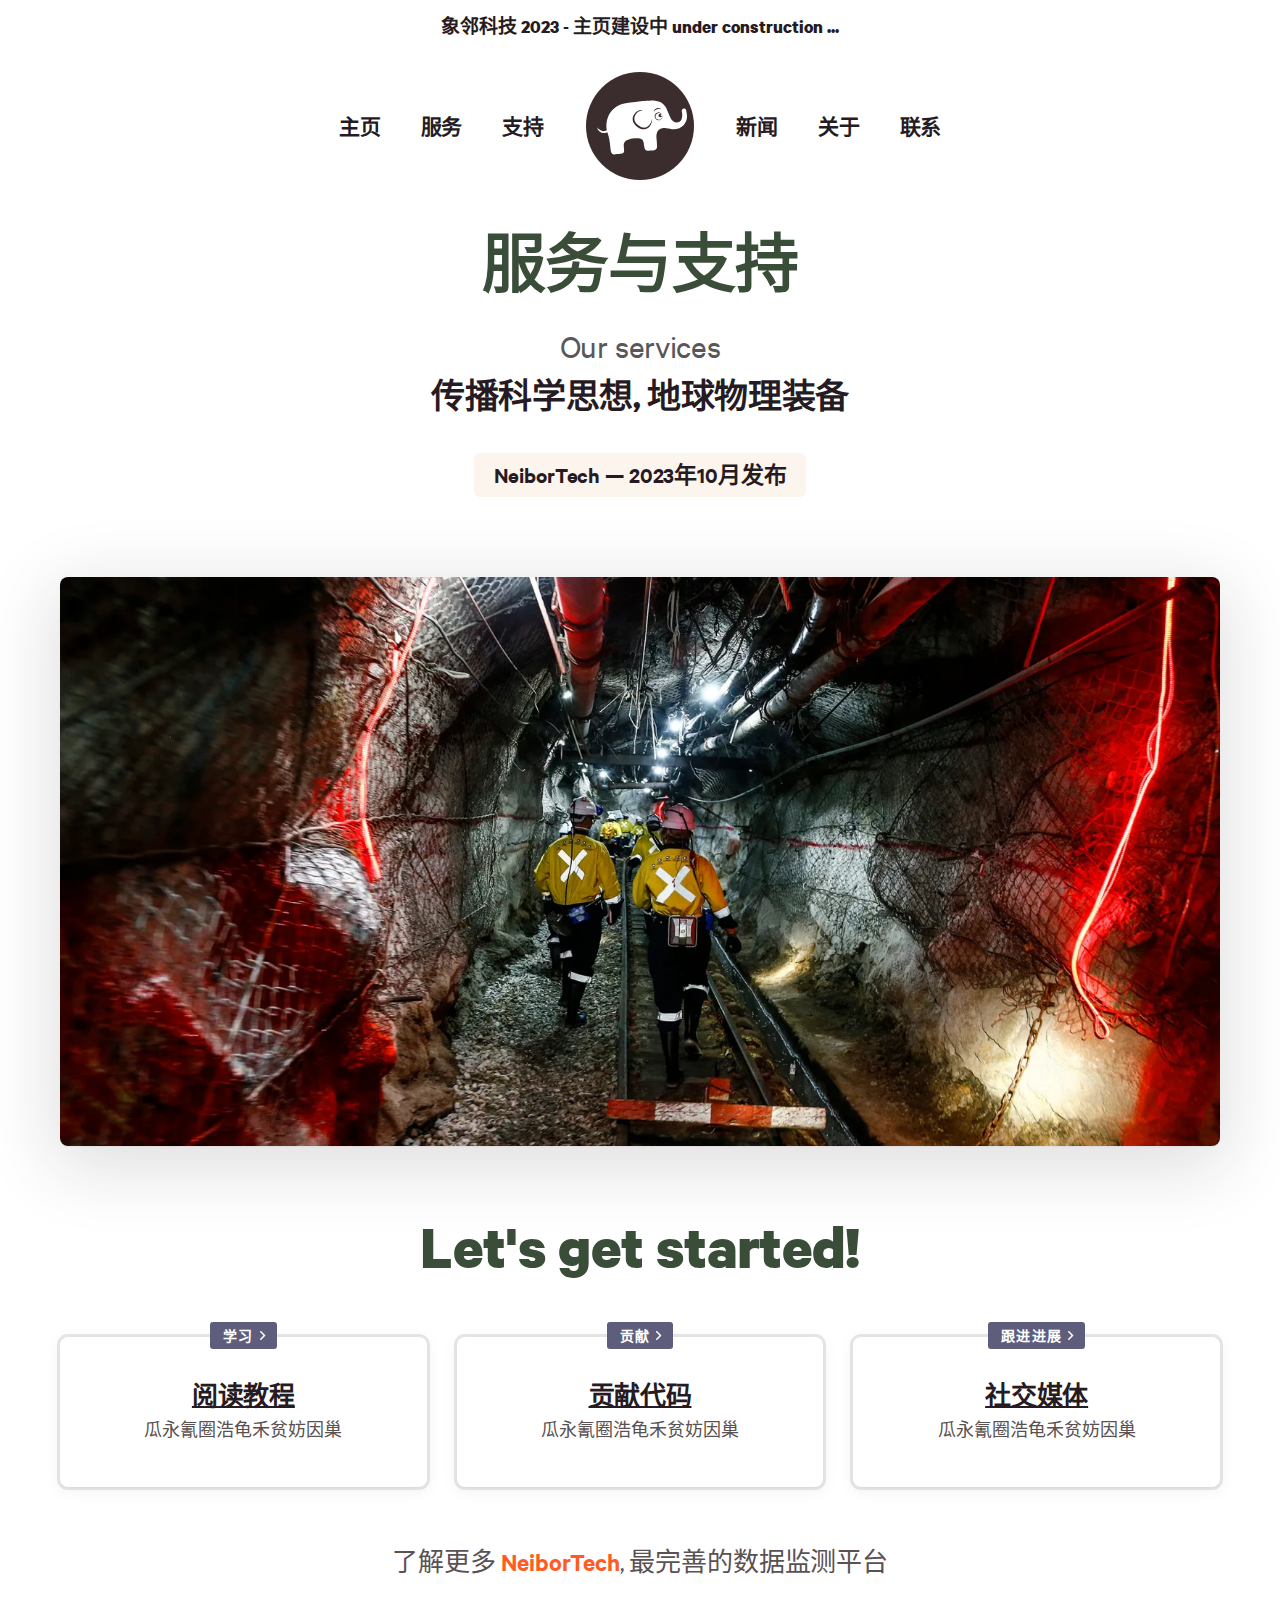
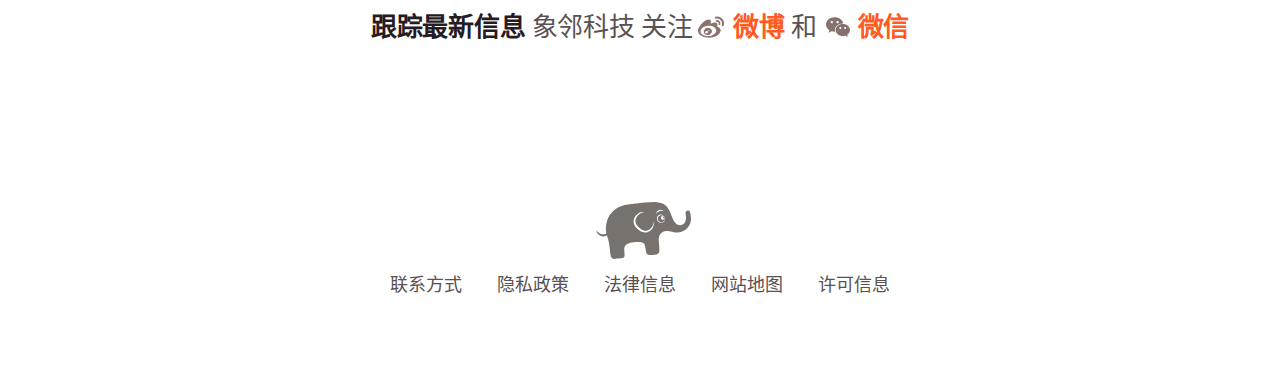
<file: services/hardware_software.html>
<!doctype html>


<html xmlns="http://www.w3.org/1999/xhtml" lang="zh-CN" class="no-js">


<head>
  <title>Neibortech &mdash; we are a group of university students, we do sicnece communication and geophysical instrumentation in China</title>
  <meta charset="utf-8" />
  <meta content="ie=edge" http-equiv="x-ua-compatible" />
  <meta name="handheldfriendly" content="true" />
  <meta name="viewport" content="width=device-width, initial-scale=1">
  <meta name="description" content="we are a group of university students, we do sicnece communication and geophysical instrumentation in China" />

  <meta property="og:site_name" content="Neibortech" />
  <meta property="og:title" content="Neibortech" />
  <meta property="og:description" content="we are a group of university students, we do sicnece communication and geophysical instrumentation in China" />
  <meta property="og:image" content="" />
  <meta property="og:url" content="https://neibortech.org/" />
  <meta property="og:type" content="website" />

  <meta name="twitter:title" content="Neibortech" />
  <meta name="twitter:description" content="we are a group of university students, we do sicnece communication and geophysical instrumentation in China" />
  <meta name="twitter:image" content="" />
  <meta name="twitter:card" content="summary_large_image" />
  <meta name="twitter:creator" content="" />
  <meta name="twitter:image:alt" content="Neibortech" />

  <script type="application/ld+json">
    {
      "@context": "https://schema.org",
      "@type": "WebPage",
      "mainEntityOfPage": {
        "@type": "WebPage",
        "@id": "https://neibortech.org/"
      },
      "name": "Neibortech",
      "headline": "Neibortech",
      "description": "we are a group of university students, we do sicnece communication and geophysical instrumentation in China",
      "url": "https://neibortech.org/",
      "image": ""
    }
  </script>
  
  <link rel="icon" href="/assets/images/favicon.ico" />
  <link rel="apple-touch-icon" type="image/png" href="/assets/images/apple-touch-icon.png">
  <link rel="stylesheet" href="/assets/css/style.css">
  <link rel="alternate" type="application/rss+xml"  href="/feed.xml" title="The official Neibortech blog">
</head>


<body>
<div class="banner text--align-center">
  <p>
    <a class="common-button--text" href="https://neibortech.org" target="_blank">
      <b>象邻科技 2023</b> - 主页建设中 under construction ...
    </a>
  </p>
</div>


<nav class="nav">

    <a class="nav__logo" href="" aria-label="Neibortech"></a>

    <input class="nav__checkbox" id="nav__checkbox" type="checkbox" role="button" aria-label="menu" />

    <label class="nav__toggle" for="nav__checkbox">
      <span></span>
    </label>

    <div class="nav__options">
      <div>

        <ul>
            <li><a href="https://neibortech.xyz"><span>主页</span></a></li>
          
            <li><a href="/services/hardware_software.html"><span>服务</span></a></li>
          
            <li><a href="https://www.neibortech.xyz"><span>支持</span></a></li>
        </ul>

        <ul>
            <li><a href="/newsroom/newslanding.html"><span>新闻</span></a></li>
          
            <li><a href="/news/product.html"><span>关于</span></a></li>
          
            <li><a href="/about/about_us"><span>联系</span></a></li>
        </ul>

      </div>
    </div>
  
</nav>


<div class="layout">
  <div class="heading common-padding--bottom common-padding--top-small">
      <div class="container">
        <div class="heading__body">

          <div class="heading__headline common-headline">
            <h1>服务与支持</h1>
            <h4> Our services <br> <strong> 传播科学思想, 地球物理装备 </strong></h4>
          </div>

          <div class="heading__button">
            <a href="" class="common-button common-button--version"><span>NeiborTech &mdash; 2023年10月发布 </span></a>
          </div>

        </div>
      </div>
  </div>

  <div class="video common-background--grey common-shape--top-white-down-left">
    <div class="container">
      <div class="video__embed">
        <video poster="/services/images/fdsouthdeep35.webp" width="1920" height="1080">
          <source src="" type="video/mp4">
          <track kind="captions" label="English" src="" srclang="en" default="false">
        </video>
      </div>
    </div>
  </div>

  <div class="heading common-padding--bottom-small common-padding--top">
    <div class="container">
      <div class="heading__body">
        <div class="heading__headline common-headline">
          <h1>Let's get started!</h1>
        </div>
      </div>
    </div>
  </div>

  <div class="cards common-padding--bottom-small">
    <div class="container">
      <div class="cards__container">
        <div class="card">
          <a href="https://guides.rubyonrails.org">
            <div class="card__body">
              <div class="card__label">
                <h6>学习</h6>
              </div>

              <div class="card__headline">
                <h3>阅读教程</h3>
              </div>

              <div class="card__content">
                <p>瓜永氰圈浩龟禾贫妨因巢</p>
              </div>
            </div>
          </a>
        </div>

        <div class="card">
          <a href="https://github.com/rails/rails">
            <div class="card__body">
              <div class="card__label">
                <h6>贡献</h6>
              </div>

              <div class="card__headline">
                <h3>贡献代码</h3>
              </div>

              <div class="card__content">
                <p>瓜永氰圈浩龟禾贫妨因巢</p>
              </div>
            </div>
          </a>
        </div>

        <div class="card">
          <a href="/blog">
            <div class="card__body">
              <div class="card__label">
                <h6>跟进进展</h6>
              </div>

              <div class="card__headline">
                <h3>社交媒体</h3>
              </div>

              <div class="card__content">
                <p>瓜永氰圈浩龟禾贫妨因巢</p>
              </div>
            </div>
          </a>
        </div>
      </div>
    </div>
  </div>

  <div class="text text--align-center common-padding--bottom">
    <div class="container">
      <div class="text__body">
        <div class="text__content common-content common-content--size-large">
          <p>了解更多 <a href="https://www.google.com">NeiborTech</a>, 最完善的数据监测平台</p>

          <p><strong>跟踪最新信息</strong> 象邻科技  关注 <a href="https://twitter.com" class="icon icon--twitter"> 微博 </a> 和 <a href="" class="icon icon--world"> 微信 </a></p>
        </div>
      </div>
    </div>
  </div>

</div>


<footer class="footer common-background--grey common-padding--bottom common-padding--top common-shape--top-white-up-left">
  <div class="footer__logo"><a href="" aria-label="Neibortech"></a></div>

  
    <div class="footer__options">
      <ul>
        
          <li><a href="">联系方式</a></li>
        
          <li><a href="">隐私政策</a></li>
        
          <li><a href="">法律信息</a></li>
        
          <li><a href="">网站地图</a></li>
        
          <li><a href="https://opensource.org/licenses/MIT">许可信息</a></li>
        
      </ul>
    </div>
  
</footer>
</body>






</html>
</file>
<file: assets/css/style.css>
html,body,div,span,applet,object,iframe,h1,h2,h3,h4,h5,h6,hr,p,blockquote,pre,a,abbr,acronym,address,big,cite,code,del,dfn,em,img,ins,kbd,q,s,samp,small,strike,strong,sub,sup,tt,var,b,u,i,center,dl,dt,dd,ol,ul,li,fieldset,form,label,legend,table,caption,tbody,tfoot,thead,tr,th,td,article,aside,canvas,details,embed,figure,figcaption,footer,header,hgroup,menu,nav,output,ruby,section,summary,time,mark,audio,video {
    background: transparent;
    border: 0;
    font: inherit;
    font-size: 100%;
    margin: 0;
    min-width: 0;
    padding: 0;
    vertical-align: baseline
}

article,aside,details,figcaption,figure,footer,header,hgroup,menu,nav,section {
    display: block
}

body {
    line-height: 1
}

ol,ul,menu {
    list-style: none
}

blockquote,q {
    quotes: none
}

blockquote:before,blockquote:after,q:before,q:after {
    content: '';
    content: none
}

img,svg {
    display: block
}

table {
    border-collapse: collapse;
    border-spacing: 0
}

:focus,button,input,select,textarea {
    border: 0;
    margin: 0;
    padding: 0
}

@font-face {
    font-family: 'IBM Plex Mono';
    font-style: normal;
    font-weight: 400;
    src: url("../fonts/IBMPlexMono-Text.eot");
    src: url("../fonts/IBMPlexMono-Text.eot?#iefix") format("embedded-opentype"),url("../fonts/IBMPlexMono-Text.woff2") format("woff2"),url("../fonts/IBMPlexMono-Text.woff") format("woff");
    font-display: swap
}

@font-face {
    font-family: 'IBM Plex Mono';
    font-style: italic;
    font-weight: 400;
    src: url("../fonts/IBMPlexMono-TextItalic.eot");
    src: url("../fonts/IBMPlexMono-TextItalic.eot?#iefix") format("embedded-opentype"),url("../fonts/IBMPlexMono-TextItalic.woff2") format("woff2"),url("../fonts/IBMPlexMono-TextItalic.woff") format("woff");
    font-display: swap
}

@font-face {
    font-family: 'IBM Plex Mono';
    font-style: normal;
    font-weight: 500;
    src: url("../fonts/IBMPlexMono-Medium.eot");
    src: url("../fonts/IBMPlexMono-Medium.eot?#iefix") format("embedded-opentype"),url("../fonts/IBMPlexMono-Medium.woff2") format("woff2"),url("../fonts/IBMPlexMono-Medium.woff") format("woff");
    font-display: swap
}

@font-face {
    font-family: 'IBM Plex Mono';
    font-style: italic;
    font-weight: 500;
    src: url("../fonts/IBMPlexMono-MediumItalic.eot");
    src: url("../fonts/IBMPlexMono-MediumItalic.eot?#iefix") format("embedded-opentype"),url("../fonts/IBMPlexMono-MediumItalic.woff2") format("woff2"),url("../fonts/IBMPlexMono-MediumItalic.woff") format("woff");
    font-display: swap
}

@font-face {
    font-family: 'Calibre';
    font-style: normal;
    font-weight: 400;
    src: url("../fonts/calibre-regular.woff2") format("woff2");
    font-display: swap
}

@font-face {
    font-family: 'Calibre';
    font-style: italic;
    font-weight: 400;
    src: url("../fonts/calibre-regular-italic.woff2") format("woff2");
    font-display: swap
}

@font-face {
    font-family: 'Calibre';
    font-style: normal;
    font-weight: 600;
    src: url("../fonts/calibre-semibold.woff2") format("woff2");
    font-display: swap
}

@font-face {
    font-family: 'Calibre';
    font-style: italic;
    font-weight: 600;
    src: url("../fonts/calibre-semibold-italic.woff2") format("woff2");
    font-display: swap
}

@font-face {
    font-family: 'Calibre';
    font-style: normal;
    font-weight: 700;
    src: url("../fonts/calibre-bold.woff2") format("woff2");
    font-display: swap
}

body {
    font-family: 'Calibre', Sans-Serif;
    font-style: normal;
    font-weight: 400;
    background: #FFF;
    color: #261B23;
    font-size: 18px;
    font-smoothing: antialiased;
    -moz-osx-font-smoothing: grayscale;
    -webkit-font-smoothing: antialiased;
    line-height: 24px;
    -webkit-tap-highlight-color: rgba(38,27,35,0)
}

body a {
    color: #06c;
    text-decoration: none;
    transition: color 0.25s cubic-bezier(0.33, 1, 0.68, 1)
}

body a:hover {
    text-decoration: none;
}

.pagebody-copy a:hover{
    text-decoration: underline;
}

body button,body input,body select,body textarea {
    font-family: 'Calibre', Sans-Serif;
    font-style: normal;
    font-weight: 400
}

body img {
    display: inline-block;
    height: auto;
    max-width: 100%;
    vertical-align: middle;
    width: 100%
}

@media (min-width: 1024px) {
    body {
        font-size:21px;
        line-height: 26px
    }
}

.container {
    clear: both;
    margin-left: auto;
    margin-right: auto;
    max-width: 1440px;
    position: relative
}

.container:after {
    clear: both;
    content: '';
    display: block
}

.highlight .c {
    color: #888;
    font-style: italic
}

.highlight .err {
    color: #fff
}

.highlight .g {
    color: #fff
}

.highlight .k {
    color: #fb660a
}

.highlight .l {
    color: #fff
}

.highlight .n {
    color: #fff
}

.highlight .o {
    color: #fff
}

.highlight .x {
    color: #fff
}

.highlight .p {
    color: #fff
}

.highlight .cm {
    color: #888;
    font-style: italic
}

.highlight .cp {
    color: #888;
    font-style: italic
}

.highlight .c1 {
    color: #888;
    font-style: italic
}

.highlight .cs {
    color: #888;
    font-style: italic
}

.highlight .gd {
    color: #fff
}

.highlight .ge {
    color: #fff
}

.highlight .gr {
    color: #fff
}

.highlight .gh {
    color: #fff
}

.highlight .gi {
    color: #fff
}

.highlight .go {
    color: #888
}

.highlight .gp {
    color: #fff
}

.highlight .gs {
    color: #fff
}

.highlight .gu {
    color: #fff
}

.highlight .gt {
    color: #fff
}

.highlight .kc {
    color: #fb660a
}

.highlight .kd {
    color: #fb660a
}

.highlight .kn {
    color: #fb660a
}

.highlight .kp {
    color: #fb660a
}

.highlight .kr {
    color: #fb660a
}

.highlight .kt {
    color: #cdcaa9
}

.highlight .ld {
    color: #fff
}

.highlight .m {
    color: #0086f7
}

.highlight .s {
    color: #0086d2
}

.highlight .na {
    color: #ff0086
}

.highlight .nb {
    color: #fff
}

.highlight .nc {
    color: #fff
}

.highlight .no {
    color: #0086d2
}

.highlight .nd {
    color: #fff
}

.highlight .ni {
    color: #fff
}

.highlight .ne {
    color: #fff
}

.highlight .nf {
    color: #ff0086
}

.highlight .nl {
    color: #fff
}

.highlight .nn {
    color: #fff
}

.highlight .nx {
    color: #fff
}

.highlight .py {
    color: #fff
}

.highlight .nt {
    color: #fb660a
}

.highlight .nv {
    color: #fb660a
}

.highlight .ow {
    color: #fff
}

.highlight .w {
    color: #888
}

.highlight .mf {
    color: #0086f7
}

.highlight .mh {
    color: #0086f7
}

.highlight .mi {
    color: #0086f7
}

.highlight .mo {
    color: #0086f7
}

.highlight .sb {
    color: #0086d2
}

.highlight .sc {
    color: #0086d2
}

.highlight .sd {
    color: #0086d2
}

.highlight .s2 {
    color: #0086d2
}

.highlight .se {
    color: #0086d2
}

.highlight .sh {
    color: #0086d2
}

.highlight .si {
    color: #0086d2
}

.highlight .sx {
    color: #0086d2
}

.highlight .sr {
    color: #0086d2
}

.highlight .s1 {
    color: #0086d2
}

.highlight .ss {
    color: #0086d2
}

.highlight .bp {
    color: #fff
}

.highlight .vc {
    color: #fb660a
}

.highlight .vg {
    color: #fb660a
}

.highlight .vi {
    color: #fb660a
}

.highlight .il {
    color: #0086f7
}

.common-background--black {
    background: #261B23
}

.common-background--grey {
    background: #ffffff
}

.common-background--white {
    background: #FFF
}

.common-border--bottom {
    border-bottom: 3px solid rgba(38,27,35,0.035)
}

.common-border--top {
    border-top: 3px solid rgba(38,27,35,0.035)
}

.common-button {
    background: #D30001;
    border: none;
    border-radius: 20px;
    box-sizing: border-box;
    color: #FFF;
    cursor: pointer;
    display: inline-block;
    font-size: 0;
    height: 39px;
    line-height: 39px;
    overflow: hidden;
    position: relative;
    text-align: center;
    text-decoration: none;
    transition: background 0.25s cubic-bezier(0.33, 1, 0.68, 1),color 0.25s cubic-bezier(0.33, 1, 0.68, 1);
    user-select: none
}

.common-button span {
    display: inline-block;
    font-size: 21px;
    font-weight: 600;
    letter-spacing: -0.006em;
    line-height: 21px;
    margin-left: 17px;
    margin-right: 17px;
    padding-bottom: 2px;
    position: relative;
    vertical-align: middle
}

.common-button:hover {
    background: #261B23
}

.common-button--version {
    background: #FCF5ED;
    border-radius: 6px !important;
    color: #261B23;
    height: auto !important;
    line-height: 0 !important
}

.common-button--version span {
    font-size: 21px;
    line-height: 22px;
    margin: 7px 15px 8px 15px;
    padding: 0 !important
}

.common-button--version:hover {
    background: #DCD3D5;
    color: #7a0707
}

.common-button--text {
    background: none;
    border-radius: 0 !important;
    color: #261B23;
    height: auto !important;
    line-height: 0 !important;
    margin-bottom: -5px;
    margin-top: -7px;
    font-family: Calibre;
    font-size: 19px;
}

.common-button--text span {
    font-size: 26px;
    font-weight: 700;
    letter-spacing: -0.01em;
    line-height: 28px;
    margin: 0 !important;
    padding: 0 !important;
    text-decoration: underline;
    text-decoration-thickness: 2px
}

.common-button--text:hover {
    background: none;
    color: #D30001
}

.common-button--icon-arrow span:after {
    background: url(../images/icon-button.svg) center center no-repeat;
    content: '';
    display: inline-block;
    filter: invert(5%) sepia(18%) saturate(1397%) hue-rotate(314deg) brightness(95%) contrast(83%);
    height: 14px;
    margin: 0 0 -1px 7px;
    transition: filter 0.25s cubic-bezier(0.33, 1, 0.68, 1);
    width: 9px
}

.common-button--icon-arrow:hover span:after {
    filter: invert(15%) sepia(95%) saturate(3482%) hue-rotate(354deg) brightness(82%) contrast(124%)
}

.common-button--size-large {
    border-radius: 22px;
    height: 44px;
    line-height: 55px
}

.common-button--size-large span {
    font-size: 23px;
    line-height: 27px;
    margin-left: 22px;
    margin-right: 22px
}

.common-button--color-black {
    background: #261B23;
    color: #FFF
}

.common-button--color-black:hover {
    background: #D30001
}

.common-button--color-red {
    background: #D30001;
    color: #FFF
}

.common-button--color-red:hover {
    background: #261B23
}

@media (min-width: 1024px) {
    .common-button {
        border-radius:22px;
        height: 44px;
        line-height: 55px
    }

    .common-button span {
        font-size: 23px;
        line-height: 27px;
        margin-left: 22px;
        margin-right: 22px
    }

    .common-button--version span {
        font-size: 23px;
        line-height: 27px;
        margin: 8px 20px 9px 20px;
        padding: 0
    }

    .common-button--text {
        margin-bottom: -7px;
        margin-top: -8px
    }

    .common-button--text span {
        font-size: 31px;
        line-height: 34px
    }

    .common-button--icon-arrow span:after {
        margin: 0 0 0 9px
    }

    .common-button--size-large {
        border-radius: 30px;
        height: 59px;
        line-height: 59px
    }

    .common-button--size-large span {
        font-size: 28px;
        line-height: 33px;
        margin-left: 32px;
        margin-right: 32px
    }
}

.common-code {
    background: rgba(38,27,35,0.9);
    border-radius: 8px;
    box-sizing: border-box;
    box-shadow: 0 1px 1px rgba(38,27,35,0.1);
    text-align: left
}

.common-code h6 {
    background: linear-gradient(0deg, rgba(38,27,35,0.5), rgba(38,27,35,0));
    border-bottom: 1px solid rgba(38,27,35,0.9);
    border-radius: 8px 8px 0 0;
    box-sizing: border-box;
    color: #DCD3D5;
    font-size: 18px;
    line-height: 26px;
    padding-bottom: 4px;
    padding-top: 4px;
    text-align: center
}

.common-code pre {
    font-family: 'IBM Plex Mono', Monospace;
    font-style: normal;
    font-weight: 400;
    clear: both;
    color: #FFF;
    font-size: 13px;
    line-height: 23px;
    max-width: 100%;
    overflow-x: auto;
    padding: 22px 30px;
    white-space: pre
}

.common-content {
    color: #5A5153;
    font-size: 18px;
    line-height: 24px
}

.common-content h1,.common-content h2,.common-content h3,.common-content h4,.common-content h5,.common-content h6 {
    color: #261B23;
    font-weight: 700;
    letter-spacing: -0.01em;
    padding-bottom: 18px
}

.common-content h1 {
    font-size: 42px;
    line-height: 38px
}

.common-content h2 {
    color: #D30001;
    font-size: 39px;
    line-height: 36px
}

.common-content h3 {
    color: #D30001;
    font-size: 36px;
    line-height: 34px
}

.common-content h4 {
    font-size: 39px;
    font-weight: 400;
    line-height: 36px
}

.common-content h5 {
    font-size: 29px;
    line-height: 30px
}

.common-content h6 {
    font-size: 23px;
    line-height: 26px
}

.common-content hr {
    background: rgba(38,27,35,0.1);
    font-size: 0;
    height: 3px;
    line-height: 0;
    margin: 17px auto 43px auto;
    max-width: 360px;
    width: 50%
}

.common-content hr.divider {
    height: 8px;
    margin: 27px 0 53px 0;
    max-width: none;
    width: 100%
}

.common-content p,.common-content ul,.common-content ol {
    font-size: 18px;
    line-height: 24px
}

.common-content p {
    padding-bottom: 27px
}

.common-content ul,.common-content ol {
    padding-bottom: 18px
}

.common-content ul li,.common-content ol li {
    padding-bottom: 9px
}

.common-content ul li p,.common-content ol li p {
    padding: 0
}

.common-content ul li ul,.common-content ol li ul {
    margin-bottom: -9px;
    padding-bottom: 0;
    padding-top: 9px
}

.common-content ul {
    list-style: disc;
    padding-left: 25px
}

.common-content ul.unstyled {
    list-style: none;
    padding-left: 0
}

.common-content ol {
    counter-reset: item;
    list-style: none
}

.common-content ol li {
    counter-increment: item;
    padding-left: 40px;
    position: relative
}

.common-content ol li:before {
    font-family: 'IBM Plex Mono', Monospace;
    font-style: normal;
    font-weight: 400;
    background: rgba(38,27,35,0.1);
    border-radius: 100%;
    color: #261B23;
    content: counter(item);
    height: 27px;
    font-size: 13px;
    left: 0;
    line-height: 27px;
    position: absolute;
    text-align: center;
    top: 1px;
    width: 27px
}

.common-content dl {
    padding-bottom: 27px
}

.common-content dl dt {
    color: #261B23;
    font-size: 23px;
    font-weight: 600;
    letter-spacing: -0.01em;
    line-height: 26px;
    padding-bottom: 3px
}

.common-content dl dd {
    color: #968D8F;
    font-size: 18px;
    line-height: 24px
}

.common-content blockquote {
    border-left: 2px solid rgba(38,27,35,0.1);
    margin: 0 30px 27px 30px;
    padding: 10px 30px
}

.common-content blockquote *:last-child {
    padding-bottom: 0
}

.common-content a {
    color: #FF5B22;
    font-weight: 600;
    text-decoration: none;
    text-decoration-thickness: 2px
}

.common-content a b,.common-content a strong {
    color: inherit
}

.common-content a:hover {
    color: #261B23
}

.common-content b,.common-content strong {
    color: #261B23;
    font-weight: 700
}

.common-content i,.common-content em {
    color: #261B23;
    font-style: italic;
    font-weight: 600
}

.common-content pre,.common-content code {
    font-family: 'IBM Plex Mono', Monospace;
    font-style: normal;
    font-weight: 400;
    background: rgba(38,27,35,0.9);
    border-radius: 4px;
    box-sizing: border-box;
    color: #FFF;
    font-size: 13px;
    line-height: 23px;
    text-align: left
}

.common-content pre {
    clear: both;
    display: block;
    margin-bottom: 33px;
    margin-top: 7px;
    max-width: 100%;
    overflow-x: auto;
    padding: 22px 30px;
    white-space: pre
}

.common-content pre code {
    background: none;
    padding: 0
}

.common-content code {
    display: inline-block;
    padding-left: 6px;
    padding-right: 6px
}

.common-content--size-large p,.common-content--size-large ul,.common-content--size-large ol {
    font-size: 23px;
    line-height: 34px
}

.common-content--post h1,.common-content--post h2,.common-content--post h3,.common-content--post h4,.common-content--post h5,.common-content--post h6 {
    color: #261B23
}

.common-content--post h1 a,.common-content--post h2 a,.common-content--post h3 a,.common-content--post h4 a,.common-content--post h5 a,.common-content--post h6 a {
    color: #261B23
}

.common-content--post h1 a:hover,.common-content--post h2 a:hover,.common-content--post h3 a:hover,.common-content--post h4 a:hover,.common-content--post h5 a:hover,.common-content--post h6 a:hover {
    color: #D30001
}

@media (min-width: 1024px) {
    .common-content {
        font-size:21px;
        line-height: 26px
    }

    .common-content h1 {
        font-size: 47px;
        line-height: 41px
    }

    .common-content h2 {
        font-size: 42px;
        line-height: 38px
    }

    .common-content h3 {
        font-size: 36px;
        line-height: 34px
    }

    .common-content h4 {
        font-size: 42px;
        line-height: 38px
    }

    .common-content h5 {
        font-size: 31px;
        line-height: 31px
    }

    .common-content h6 {
        font-size: 26px;
        line-height: 28px
    }

    .common-content p,.common-content ul,.common-content ol {
        font-size: 21px;
        line-height: 26px
    }

    .common-content--size-large p,.common-content--size-large ul,.common-content--size-large ol {
        font-size: 26px;
        letter-spacing: -0.006em;
        line-height: 38px
    }
}

.common-gradient--grey-to-white {
    background: linear-gradient(0deg, #FFF, #ffffff)
}

.common-gradient--white-to-grey {
    background: linear-gradient(0deg, #FCF5ED, #FFF)
}

.common-headline {
    color: #261B23;
    font-size: 18px;
    line-height: 24px
}

.common-headline h1 {
    color: #3A4D39;
    font-size: 42px;
    font-weight: 700;
    letter-spacing: -0.01em;
    line-height: 55px
}

.common-headline h2 {
    color: #D30001;
    font-size: 39px;
    font-weight: 700;
    letter-spacing: -0.01em;
    line-height: 38px
}

.common-headline h3 {
    color: #D30001;
    font-size: 36px;
    font-weight: 700;
    letter-spacing: -0.01em;
    line-height: 34px
}

.common-headline h4 {
    color: #595758;
    font-size: 25px;
    letter-spacing: -0.006em;
    line-height: 34px
}

.common-headline h4 a {
    font-weight: 700
}

.common-headline h5 {
    color: #261B23;
    font-size: 21px;
    font-weight: 600;
    letter-spacing: -0.006em;
    line-height: 36px
}

.common-headline h6 {
    color: #968D8F;
    font-size: 21px;
    font-weight: 600;
    letter-spacing: -0.006em;
    line-height: 26px
}

.common-headline a {
    color: #261B23;
    text-decoration: underline;
    text-decoration-thickness: 2px
}

.common-headline a:hover {
    color: #D30001
}

.common-headline b,.common-headline strong {
    color: #261B23;
    font-weight: 700
}

.common-headline i,.common-headline em {
    color: #261B23;
    font-style: italic;
    font-weight: 600
}

@media (min-width: 1024px) {
    .common-headline {
        font-size:21px;
        line-height: 26px
    }

    .common-headline h1 {
        font-size: 64px;
        line-height: 72px
    }

    .common-headline h2 {
        font-size: 55px;
        line-height: 52px
    }

    .common-headline h3 {
        font-size: 47px;
        line-height: 43px
    }

    .common-headline h4 {
        font-size: 34px;
        letter-spacing: -0.01em;
        line-height: 50px
    }
}

.common-padding--bottom {
    padding-bottom: 60px
}

.common-padding--bottom-small {
    padding-bottom: 40px
}

.common-padding--bottom-large {
    padding-bottom: 60px
}

.common-padding--top {
    padding-top: 60px
}

.common-padding--top-small {
    padding-top: 40px
}

.common-padding--top-large {
    padding-top: 60px
}

@media (min-width: 1024px) {
    .common-padding--bottom {
        padding-bottom:80px
    }

    .common-padding--bottom-small {
        padding-bottom: 60px
    }

    .common-padding--bottom-large {
        padding-bottom: 120px
    }

    .common-padding--top {
        padding-top: 80px
    }

    .common-padding--top-small {
        padding-top: 60px
    }

    .common-padding--top-large {
        padding-top: 120px
    }
}

.common-shape--bottom-grey-down-left:after,.common-shape--bottom-grey-down-right:after,.common-shape--bottom-grey-up-left:after,.common-shape--bottom-grey-up-right:after,.common-shape--top-grey-down-left:after,.common-shape--top-grey-down-right:after,.common-shape--top-grey-up-left:after,.common-shape--top-grey-up-right:after {
    filter: invert(97%) sepia(2%) saturate(669%) hue-rotate(314deg) brightness(96%) contrast(97%)
}

.common-shape--bottom-grey-down-left:before,.common-shape--bottom-grey-down-right:before,.common-shape--bottom-grey-up-left:before,.common-shape--bottom-grey-up-right:before,.common-shape--top-grey-down-left:before,.common-shape--top-grey-down-right:before,.common-shape--top-grey-up-left:before,.common-shape--top-grey-up-right:before {
    filter: invert(97%) sepia(2%) saturate(669%) hue-rotate(314deg) brightness(96%) contrast(97%)
}

.common-shape--bottom-white-down-left:after,.common-shape--bottom-white-down-right:after,.common-shape--bottom-white-up-left:after,.common-shape--bottom-white-up-right:after,.common-shape--top-white-down-left:after,.common-shape--top-white-down-right:after,.common-shape--top-white-up-left:after,.common-shape--top-white-up-right:after {
    filter: brightness(0) invert(1)
}

.common-shape--bottom-white-down-left:before,.common-shape--bottom-white-down-right:before,.common-shape--bottom-white-up-left:before,.common-shape--bottom-white-up-right:before,.common-shape--top-white-down-left:before,.common-shape--top-white-down-right:before,.common-shape--top-white-up-left:before,.common-shape--top-white-up-right:before {
    filter: brightness(0) invert(1)
}

.common-shape--bottom-grey-down-left:after,.common-shape--bottom-grey-down-right:after,.common-shape--bottom-grey-up-left:after,.common-shape--bottom-grey-up-right:after,.common-shape--bottom-white-down-left:after,.common-shape--bottom-white-down-right:after,.common-shape--bottom-white-up-left:after,.common-shape--bottom-white-up-right:after {
    background-position: left top;
    background-repeat: no-repeat;
    background-size: 100% 100%;
    bottom: -1px;
    content: '';
    height: 10vw;
    left: 0;
    max-height: 160px;
    position: absolute;
    width: 100%
}

.common-shape--bottom-grey-down-left:after,.common-shape--bottom-white-down-left:after {
    background-image: url(../images/shape-bottom-down-left.svg)
}

.common-shape--bottom-grey-down-right:after,.common-shape--bottom-white-down-right:after {
    background-image: url(../images/shape-bottom-down-right.svg)
}

.common-shape--bottom-grey-up-left:after,.common-shape--bottom-white-up-left:after {
    background-image: url(../images/shape-bottom-up-left.svg)
}

.common-shape--bottom-grey-up-right:after,.common-shape--bottom-white-up-right:after {
    background-image: url(../images/shape-bottom-up-right.svg)
}

.common-shape--top-grey-down-left:before,.common-shape--top-grey-down-right:before,.common-shape--top-grey-up-left:before,.common-shape--top-grey-up-right:before,.common-shape--top-white-down-left:before,.common-shape--top-white-down-right:before,.common-shape--top-white-up-left:before,.common-shape--top-white-up-right:before {
    background-position: left top;
    background-repeat: no-repeat;
    background-size: 100% 100%;
    content: '';
    height: 10vw;
    left: 0;
    max-height: 160px;
    position: absolute;
    top: -1px;
    width: 100%
}


.common-shape--top-grey-down-right:before,.common-shape--top-white-down-right:before {
    background-image: url(../images/shape-top-down-right.svg)
}

.common-shape--top-grey-up-left:before,.common-shape--top-white-up-left:before {
    background-image: url(../images/shape-top-up-left.svg)
}

.common-shape--top-grey-up-right:before,.common-shape--top-white-up-right:before {
    background-image: url(../images/shape-top-up-right.svg)
}

.banner {
    padding: 0.8rem;
    font-weight: bold;
    text-align: center
}

.banner p {
    padding-bottom: 10px
}

@media (min-width: 768px) {
    .banner p {
        padding-bottom:0
    }
}

.blog {
    position: relative
}

.blog .container {
    max-width: 1080px
}

.blog__posts,.blog__pagination {
    margin-left: 30px;
    margin-right: 30px;
    position: relative;
    width: calc(100% - 60px)
}

.blog__post {
    border-top: 3px solid rgba(38,27,35,0.1);
    padding-top: 30px
}

.blog__post h6 {
    font-size: 21px;
    font-weight: 600;
    letter-spacing: -0.006em;
    line-height: 26px;
    margin-top: -7px
}

.blog__post dl {
    margin-bottom: -6px;
    margin-top: 1px
}

.blog__post dl dt {
    color: #261B23;
    font-size: 31px;
    font-weight: 700;
    letter-spacing: -0.006em;
    line-height: 34px
}

.blog__post dl dt a {
    color: #D30001;
    text-decoration: underline
}

.blog__post dl dt a:hover {
    color: #261B23
}

.blog__post dl dd {
    color: #5A5153;
    font-size: 21px;
    line-height: 26px;
    margin-top: 16px
}

.blog__post dl dd a {
    color: #D30001;
    text-decoration: underline
}

.blog__post dl dd a:hover {
    color: #261B23
}

.blog__post:not(:last-child) {
    padding-bottom: 30px
}

.blog__pagination {
    border-top: 3px solid rgba(38,27,35,0.1);
    margin-top: 40px;
    padding-top: 80px;
    text-align: center
}

@media (min-width: 1024px) {
    .blog__posts,.blog__pagination {
        margin-left:60px;
        margin-right: 60px;
        width: calc(100% - 120px)
    }

    .blog__post {
        display: flex;
        gap: 30px;
        padding-top: 40px
    }

    .blog__post h6 {
        flex: 1;
        margin-top: -1px
    }

    .blog__post dl {
        flex: 3;
        margin-top: -8px
    }

    .blog__post:not(:last-child) {
        padding-bottom: 40px
    }
}

.cards {
    font-size: 0;
    line-height: 0;
    position: relative
}

.cards .container {
    max-width: 1280px
}

.cards__container {
    display: grid;
    gap: 30px 0;
    margin: 3px 30px;
    z-index: 1
}

.cards .card {
    position: relative
}

.cards .card a,.cards .card__body {
    width: 100%
}

.cards .card a {
    display: block
}

.cards .card a:hover .card__label h6 {
    background: #D30001
}

.cards .card a:hover .card__body {
    box-shadow: 0 3px 15px 2px rgba(38,27,35,0.05),0 1px 1px rgba(38,27,35,0.02),0 0 0 3px #D30001;
    transform: translateY(-3px)
}

.cards .card__label {
    position: absolute;
    text-align: center;
    top: -15px;
    width: 100%;
    z-index: 1
}

.cards .card__label h6 {
    background: #5e5e7c;
    border-radius: 3px;
    color: #FFF;
    display: inline-block;
    font-size: 14px;
    font-weight: 600;
    letter-spacing: 0.1em;
    line-height: 21px;
    padding: 3px 23px 3px 13px;
    position: relative;
    text-transform: uppercase;
    transition: background 0.25s cubic-bezier(0.33, 1, 0.68, 1)
}

.cards .card__label h6:after {
    background: url(../images/icon-card.svg) center center no-repeat;
    content: '';
    filter: brightness(0) invert(1);
    height: 9px;
    position: absolute;
    right: 11px;
    top: 9px;
    width: 6px
}

.cards .card__body {
    align-items: center;
    background: #FFF;
    border-radius: 8px;
    box-shadow: 0 3px 15px 2px rgba(38,27,35,0.05),0 1px 1px rgba(38,27,35,0.02),0 0 0 3px rgba(38,27,35,0.1);
    display: flex;
    flex-direction: column;
    justify-content: center;
    transition: background 0.25s cubic-bezier(0.33, 1, 0.68, 1),box-shadow 0.25s cubic-bezier(0.33, 1, 0.68, 1),transform 0.25s cubic-bezier(0.33, 1, 0.68, 1)
}

.cards .card__headline,.cards .card__content {
    margin-left: 30px;
    margin-right: 30px;
    text-align: center
}

.cards .card__headline {
    padding-bottom: 6px;
    padding-top: 32px
}

.cards .card__headline h3 {
    clear: both;
    color: #261B23;
    font-size: 26px;
    font-weight: 700;
    letter-spacing: -0.01em;
    line-height: 31px;
    margin-left: auto;
    margin-right: auto;
    text-decoration: underline;
    text-decoration-thickness: 2px;
    transition: color 0.25s cubic-bezier(0.33, 1, 0.68, 1)
}

.cards .card__content {
    padding-bottom: 35px
}

.cards .card__content p {
    clear: both;
    color: #5A5153;
    font-size: 18px;
    line-height: 23px;
    margin-left: auto;
    margin-right: auto;
    transition: color 0.25s cubic-bezier(0.33, 1, 0.68, 1)
}

@media (min-width: 768px) {
    .cards__container {
        grid-template-columns:repeat(2, 1fr);
        gap: 30px
    }

    .cards .card {
        height: 30vw;
        max-height: 150px
    }

    .cards .card a,.cards .card__body {
        height: 100%;
        position: absolute
    }
}

@media (min-width: 1024px) {
    .cards__container {
        grid-template-columns:repeat(3, 1fr);
        margin-left: 60px;
        margin-right: 60px
    }
}

.core {
    font-size: 0;
    line-height: 0;
    position: relative
}

.core .container {
    max-width: 1240px
}

.core__body {
    background: #FFF;
    border-radius: 12px;
    box-shadow: 0 15px 70px 5px rgba(38,27,35,0.15),0 1px 1px rgba(38,27,35,0.04);
    margin-left: 30px;
    margin-right: 30px;
    padding-bottom: 40px;
    padding-top: 40px;
    position: relative;
    text-align: center;
    z-index: 1
}

.core__headline,.core__content {
    margin-left: 30px;
    margin-right: 30px;
    position: relative
}

.core__headline {
    margin-bottom: -6px;
    margin-top: -8px
}

.core__headline--padding-top {
    margin-top: 52px
}

.core__content {
    margin-bottom: -33px;
    margin-top: 23px
}

.core__content.common-content--size-large {
    margin-bottom: -34px;
    margin-top: 22px
}

.core__content--padding-top {
    margin-top: 53px
}

.core__content--border-top {
    margin-top: 60px;
    padding-top: 61px
}

.core__content--border-top:before {
    background: rgba(38,27,35,0.1);
    content: '';
    height: 8px;
    left: 20%;
    position: absolute;
    top: 0;
    width: 60%
}

.core__members {
    margin: 40px 15px -40px 15px
}

.core__member {
    display: inline-block;
    margin: 0 15px 40px 15px;
    max-width: 105px;
    width: calc(100% - 30px)
}

.core__member__image a {
    border: 2px solid rgba(38,27,35,0.15);
    border-radius: 100%;
    display: inline-block;
    height: 86px;
    transition: border 0.25s cubic-bezier(0.33, 1, 0.68, 1);
    width: 86px
}

.core__member__image a figure {
    border-radius: 100%;
    height: 82px;
    margin: 2px;
    overflow: hidden;
    width: 82px
}

.core__member__image a:hover {
    border-color: #D30001
}

.core__member__content {
    margin-top: 9px
}

.core__member__content h3 {
    color: #D30001;
    font-size: 26px;
    font-weight: 700;
    letter-spacing: -0.01em;
    line-height: 27px
}

.core__member__content h3 a {
    color: #D30001;
    text-decoration: underline;
    text-decoration-thickness: 2px
}

.core__member__content h3 a:hover {
    color: #261B23
}

.core__member__content h4 {
    color: #261B23;
    font-size: 21px;
    font-weight: 600;
    letter-spacing: -0.006em;
    line-height: 26px
}

.core__member__content h5 {
    font-family: 'IBM Plex Mono', Monospace;
    font-style: normal;
    font-weight: 400;
    color: #5A5153;
    font-size: 13px;
    font-style: italic;
    font-weight: 500;
    line-height: 17px;
    margin-top: 5px
}

.core__member__content h6 {
    font-family: 'IBM Plex Mono', Monospace;
    font-style: normal;
    font-weight: 400;
    font-size: 13px;
    font-weight: 700;
    line-height: 17px;
    margin-top: 11px
}

.core__member__content h6 a {
    background: #E6DDDF;
    border-radius: 13px;
    color: #5A5153;
    display: inline-block;
    padding: 4px 12px;
    transition: background 0.25s cubic-bezier(0.33, 1, 0.68, 1),color 0.25s cubic-bezier(0.33, 1, 0.68, 1)
}

.core__member__content h6 a:hover {
    background: #D30001;
    color: #FFF
}

@media (min-width: 1024px) {
    .core__body {
        padding-bottom:80px;
        padding-top: 80px;
        margin-left: 60px;
        margin-right: 60px
    }

    .core__headline,.core__content {
        margin-left: 120px;
        margin-right: 120px
    }

    .core__members {
        margin-left: 45px;
        margin-right: 45px
    }

    .core__member {
        max-width: 120px
    }
}

.example {
    font-size: 0;
    line-height: 0;
    overflow: hidden;
    position: relative
}

.example__body {
    display: grid;
    gap: 40px 0;
    margin-left: 30px;
    margin-right: 30px;
    z-index: 1
}

.example__block {
    position: relative
}

.example__content {
    margin-bottom: -33px;
    margin-top: 23px;
    text-align: center
}

.example__arrow {
    bottom: -15px;
    filter: invert(41%) sepia(100%) saturate(3911%) hue-rotate(340deg) brightness(104%) contrast(100%);
    height: 66px;
    position: absolute;
    right: -116px;
    transform: rotate(115deg);
    transform-origin: bottom left;
    width: 125px;
    z-index: 1
}

@media (min-width: 768px) {
    .example__body {
        gap:60px 30px;
        grid-template-columns: repeat(2, 1fr)
    }

    .example__content {
        margin-left: 30px;
        margin-right: 30px
    }

    .example__arrow {
        bottom: auto;
        right: -75px;
        top: 130px;
        transform: none;
        transform-origin: center right
    }
}

@media (min-width: 1024px) {
    .example__body {
        margin-left:60px;
        margin-right: 60px
    }
}

.features__headline,.features__body {
    margin-left: 30px;
    margin-right: 30px;
    position: relative
}

.features__headline {
    color: #261B23;
    margin-bottom: 17px;
    margin-top: -7px
}

.features__headline h4 {
    color: #D30001;
    font-weight: 700
}

.features__headline p {
    padding-bottom: 17px
}

.features__body--padding-bottom {
    padding-bottom: 60px
}

.features__subhead {
    border-bottom: 3px solid rgba(38,27,35,0.1);
    margin-bottom: 30px;
    margin-top: -7px;
    padding-bottom: 25px
}

.features__subhead h5 {
    padding-bottom: 0
}

.features__blocks {
    display: grid;
    gap: 40px 0
}

.features__block {
    margin-bottom: -33px;
    margin-top: -7px
}

.features__block h6 {
    font-size: 21px;
    font-weight: 600;
    line-height: 25px;
    padding-bottom: 8px
}

@media (min-width: 768px) {
    .features__blocks {
        grid-template-columns:repeat(2, 1fr);
        gap: 40px 30px
    }

    .features__block--code,.features__block--full {
        grid-column: 1 / span 2
    }
}

@media (min-width: 1024px) {
    .features__headline,.features__body {
        margin-left:60px;
        margin-right: 60px
    }

    .features__body {
        border-top: 3px solid rgba(38,27,35,0.1);
        display: flex;
        gap: 30px
    }

    .features__body--padding-bottom {
        padding-bottom: 80px
    }

    .features__subhead {
        border-bottom: none;
        flex: 1;
        margin-bottom: 0;
        margin-top: 47px;
        padding-bottom: 0
    }

    .features__blocks {
        flex: 3;
        gap: 60px;
        margin-top: 60px
    }
}

.footer {
    overflow: hidden;
    position: relative
}

.footer__logo,.footer__options {
    margin-left: 30px;
    margin-right: 30px;
    position: relative;
    text-align: center;
    width: calc(100% - 60px)
}

.footer__logo a {
    display: inline-block;
    height: 32px;
    position: relative;
    width: 90px
}

.footer__logo a:after {
    background: url(../images/logo-small.svg) center center no-repeat;
    content: '';
    filter: invert(15%) sepia(55%) saturate(1482%) hue-rotate(354deg) brightness(82%) contrast(14%);
    height: 60px;
    left: 0;
    position: absolute;
    top: 0;
    width: 96px
}

.footer__logo a:hover:after {
    filter: invert(5%) sepia(18%) saturate(1397%) hue-rotate(314deg) brightness(95%) contrast(83%)
}

.footer__options {
    margin-bottom: -5px;
    margin-top: 33px
}

.footer__options ul li {
    font-size: 18px;
    line-height: 23px
}

.footer__options ul li a {
    color: #5A5153;
    display: inline-block
}

.footer__options ul li a:hover {
    color: #261B23;
    text-decoration: underline
}

.footer__options ul li:not(:last-child) {
    margin-bottom: 8px
}

@media (min-width: 568px) {
    .footer__options ul li {
        display:inline-block
    }

    .footer__options ul li:not(:last-child) {
        margin-bottom: 0;
        margin-right: 30px
    }
}

@media (min-width: 1024px) {
    .footer__logo,.footer__options {
        margin-left:60px;
        margin-right: 60px;
        width: calc(100% - 120px)
    }
}

.heading {
    font-size: 0;
    line-height: 0;
    position: relative
}

.heading .container {
    max-width: 1080px
}

.heading__body {
    margin-left: 30px;
    margin-right: 30px;
    position: relative;
    text-align: center;
    width: calc(100% - 60px);
    z-index: 2
}

.heading__headline {
    margin-bottom: -6px;
    margin-top: -8px
}

.heading__headline h3 {
    padding-bottom: 3px
}

.heading__headline h4 {
    padding-top: 17px;
}

.heading__headline--no-h1 h3 {
    padding-top: 7px
}

.heading__headline--no-h1 h4 {
    padding-top: 3px
}

.heading__content {
    color: #5A5153;
    margin-bottom: -33px;
    margin-top: -7px
}

.heading__content--has-headline {
    margin-top: 33px
}

.heading__button {
    margin-top: 30px
}

.heading__buttons {
    font-size: 0;
    line-height: 0
}

.heading__buttons ul li a {
    display: inline-block;
    text-decoration: none
}

.heading__buttons ul li a span {
    background: none;
    border-radius: 6px;
    color: #261B23;
    display: block;
    font-size: 18px;
    font-weight: 600;
    letter-spacing: -0.006em;
    line-height: 32px;
    padding: 0 12px;
    transition: background 0.25s cubic-bezier(0.33, 1, 0.68, 1),color 0.25s cubic-bezier(0.33, 1, 0.68, 1)
}

.heading__buttons ul li a:hover span {
    background: #FCF5ED;
    color: #D30001
}

.heading--align-left .heading__body {
    text-align: left
}

.heading--frame-grey .heading__body,.heading--frame-white .heading__body {
    border-radius: 12px;
    margin-left: 30px;
    margin-right: 30px;
    padding: 40px 30px;
    width: calc(100% - 120px)
}

.heading--frame-grey .heading__body {
    background: #E6DDDF
}

.heading--frame-white .heading__body {
    background: #FFF;
    box-shadow: 0 15px 70px 5px rgba(38,27,35,0.15),0 1px 1px rgba(38,27,35,0.04)
}

@media (min-width: 375px) {
    .heading__buttons ul li {
        display:inline-block
    }
}

@media (min-width: 1024px) {
    .heading__body {
        margin-left:60px;
        margin-right: 60px;
        width: calc(100% - 120px)
    }

    .heading__headline {
        margin-bottom: -9px;
        margin-top: -15px
    }

    .heading__headline h2 {
        padding-bottom: 2px;
        padding-top: 4px
    }

    .heading__headline h4 {
        padding-top: 20px
    }

    .heading__button {
        margin-top: 40px
    }

    .heading__buttons ul li a span {
        font-size: 23px;
        line-height: 42px;
        padding: 0 20px 2px 20px
    }

    .heading--frame-grey .container,.heading--frame-white .container {
        max-width: 1320px
    }

    .heading--frame-grey .heading__body,.heading--frame-white .heading__body {
        margin-left: 60px;
        margin-right: 60px;
        padding: 80px 120px;
        width: calc(100% - 360px)
    }
}

.icon {
    display: inline-block;
    padding-left: 19px;
    position: relative
}

.icon:after {
    background-position: center center;
    background-repeat: no-repeat;
    content: '';
    filter: invert(15%) sepia(95%) saturate(3482%) hue-rotate(354deg) brightness(82%) contrast(14%);
    height: 100%;
    left: 0;
    position: absolute;
    top: 0;
    transition: filter 0.25s cubic-bezier(0.33, 1, 0.68, 1);
    width: 15px
}

.icon:hover:after {
    filter: invert(5%) sepia(18%) saturate(1397%) hue-rotate(314deg) brightness(95%) contrast(83%)
}

.icon--twitter {
    padding-left: 35px
}

.icon--twitter:after {
    background-image: url(../images/icon-twitter.svg);
    width: 26px
}

.icon--world {
    padding-left: 35px
}

.icon--world:after {
    background-image: url(../images/icon-world.svg);
    width: 30px;
}

.language {
    display: inline-block;
    height: 41px;
    margin-top: 30px;
    position: relative;
    width: 180px
}

.language__checkbox,.language__toggle {
    height: 41px;
    position: absolute;
    right: 0;
    top: 0;
    width: 100%;
    z-index: 2
}

.language__checkbox {
    appearance: none;
    -moz-appearance: none;
    -o-appearance: none;
    -webkit-appearance: none;
    border: none;
    background: none
}

.language__checkbox:checked ~ .language__options {
    transform: translate(0, 10px)
}

.language__checkbox:checked ~ .language__options ul {
    box-shadow: 0 15px 70px 5px rgba(38,27,35,0.15),0 1px 1px rgba(38,27,35,0.04);
    height: 256px
}

.language__checkbox:checked ~ .language__toggle {
    background: #FFF
}

.language__toggle {
    background: #FCF5ED;
    border-radius: 6px;
    color: #261B23;
    cursor: pointer;
    text-align: center;
    transition: background 0.25s cubic-bezier(0.33, 1, 0.68, 1),color 0.25s cubic-bezier(0.33, 1, 0.68, 1)
}

.language__toggle span {
    display: block;
    font-size: 18px;
    line-height: 24px;
    padding: 8px 15px 9px 15px
}

.language__toggle:after {
    background: url(../images/icon-language.svg) center center no-repeat;
    bottom: 15px;
    content: '';
    filter: invert(5%) sepia(18%) saturate(1397%) hue-rotate(314deg) brightness(95%) contrast(83%);
    height: 11px;
    position: absolute;
    right: 14px;
    width: 7px
}

.language__toggle:hover {
    background: #E6DDDF
}

.language__options {
    position: relative;
    transition: transform 0.25s cubic-bezier(0.33, 1, 0.68, 1);
    z-index: 1
}

.language__options ul {
    background: #FFF;
    border-radius: 6px;
    height: 0;
    left: 0;
    overflow: hidden;
    position: absolute;
    top: 0;
    transition: box-shadow 0.25s cubic-bezier(0.33, 1, 0.68, 1),height 0.25s cubic-bezier(0.33, 1, 0.68, 1);
    width: 100%
}

.language__options ul li a {
    display: block
}

.language__options ul li a span {
    background: none;
    border-radius: 4px;
    color: #968D8F;
    display: block;
    font-size: 18px;
    line-height: 24px;
    margin-left: 15px;
    margin-right: 15px;
    padding: 5px 15px 6px 15px;
    transition: background 0.25s cubic-bezier(0.33, 1, 0.68, 1),color 0.25s cubic-bezier(0.33, 1, 0.68, 1)
}

.language__options ul li a:hover span {
    background: #FCF5ED;
    color: #261B23
}

.language__options ul li:first-child {
    padding-top: 31px
}

.language__options ul li:last-child {
    padding-bottom: 15px
}

.layout {
    background: #FFF;
    position: relative
}

.nav {
    background: #FFF;
    font-size: 0;
    height: 106px;
    line-height: 0;
    position: relative;
    z-index: 1000
}

.nav__logo {
    background: #3b2d2d;
    border-radius: 100%;
    height: 86px;
    left: calc(50% - 43px);
    position: absolute;
    top: 20px;
    transition: background 0.25s cubic-bezier(0.33, 1, 0.68, 1);
    width: 86px;
    z-index: 2
}

.nav__logo:after {
    background-image: url(../images/logo.svg);
    background-position: center center;
    background-repeat: no-repeat;
    background-size: 100% 100%;
    content: '';
    filter: brightness(0) invert(1);
    height: 38px;
    left: 12px;
    position: absolute;
    top: 23px;
    width: 67px
}

.nav__logo:hover {
    background: #261B23
}

.nav__options {
    position: relative;
    transform: translate(0, -10px);
    transition: transform 0.25s cubic-bezier(0.33, 1, 0.68, 1);
    z-index: 1
}

.nav__options div {
    background: #FFF;
    height: 0;
    left: 0;
    overflow: hidden;
    padding-top: 106px;
    position: absolute;
    top: 0;
    transition: box-shadow 0.25s cubic-bezier(0.33, 1, 0.68, 1),height 0.25s cubic-bezier(0.33, 1, 0.68, 1);
    width: 100%
}

.nav__options ul li {
    text-align: center
}

.nav__options ul li a {
    display: inline-block
}

.nav__options ul li a span {
    background: none;
    border-radius: 6px;
    color: #261B23;
    display: block;
    font-size: 21px;
    font-weight: 600;
    letter-spacing: -0.006em;
    line-height: 42px;
    padding: 0 20px 2px 20px;
    transition: background 0.25s cubic-bezier(0.33, 1, 0.68, 1),color 0.25s cubic-bezier(0.33, 1, 0.68, 1)
}

.nav__options ul li a:hover span {
    background: #FCF5ED;
    color: #D30001
}

.nav__options ul:first-child {
    padding-top: 15px
}

.nav__options ul:last-child {
    padding-bottom: 15px
}

.nav__checkbox,.nav__toggle {
    height: 60px;
    position: absolute;
    right: 12px;
    top: 33px;
    width: 60px;
    z-index: 2
}

.nav__checkbox {
    appearance: none;
    -moz-appearance: none;
    -o-appearance: none;
    -webkit-appearance: none;
    border: none;
    background: none
}

.nav__checkbox:checked ~ .nav__options {
    transform: translate(0, 0)
}

.nav__checkbox:checked ~ .nav__options div {
    box-shadow: 0 15px 70px 5px rgba(38,27,35,0.15),0 1px 1px rgba(38,27,35,0.04);
    height: 338px
}

.nav__checkbox:checked ~ .nav__toggle span {
    transform: rotate(180deg) scale(0.9)
}

.nav__checkbox:checked ~ .nav__toggle span:before,.nav__checkbox:checked ~ .nav__toggle span:after {
    top: 50%
}

.nav__checkbox:checked ~ .nav__toggle span:before {
    transform: rotate(45deg)
}

.nav__checkbox:checked ~ .nav__toggle span:after {
    transform: rotate(-45deg)
}

.nav__toggle {
    cursor: pointer
}

.nav__toggle span {
    display: block;
    height: 24px;
    margin: 18px;
    position: relative;
    transition: transform 0.25s cubic-bezier(0.33, 1, 0.68, 1);
    width: 24px
}

.nav__toggle span:before,.nav__toggle span:after {
    background: #261B23;
    content: '';
    height: 2px;
    left: 0;
    position: absolute;
    transition: background 0.25s cubic-bezier(0.33, 1, 0.68, 1),top 0.25s cubic-bezier(0.33, 1, 0.68, 1),transform 0.25s cubic-bezier(0.33, 1, 0.68, 1);
    width: 100%
}

.nav__toggle span:before {
    top: 7px
}

.nav__toggle span:after {
    top: 15px
}

.nav__toggle:hover span:before,.nav__toggle:hover span:after {
    background: #D30001
}

@media (min-width: 768px) {
    .nav__options {
        transform:none;
        transition: none
    }

    .nav__options div {
        background: none;
        height: auto;
        left: auto;
        overflow: visible;
        padding-top: 0;
        position: static;
        top: auto;
        transition: none
    }

    .nav__options ul {
        position: absolute;
        top: 47px
    }

    .nav__options ul li {
        display: inline-block
    }

    .nav__options ul li a span {
        font-size: 19px;
        line-height: 32px;
        padding: 0 15px
    }

    .nav__options ul:first-child {
        padding-top: 0;
        right: calc(50% + 63px)
    }

    .nav__options ul:last-child {
        left: calc(50% + 63px);
        padding-bottom: 0
    }

    .nav__checkbox,.nav__toggle {
        display: none
    }

    .nav__checkbox:checked ~ .nav__options {
        transform: none
    }

    .nav__checkbox:checked ~ .nav__options div {
        box-shadow: none;
        height: auto
    }
}

@media (min-width: 1024px) {
    .nav {
        height:132px
    }

    .nav__logo {
        height: 108px;
        left: calc(50% - 54px);
        width: 108px
    }

    .nav__logo:after {
        height: 55px;
        left: 11px;
        top: 28px;
        width: 90px
    }

    .nav__options ul {
        top: 54px
    }

    .nav__options ul li a span {
        font-size: 21px;
        line-height: 42px;
        padding: 0 20px 2px 20px
    }

    .nav__options ul:first-child {
        right: calc(50% + 76px)
    }

    .nav__options ul:last-child {
        left: calc(50% + 76px)
    }
}

.notification {
    background: #FFF;
    position: relative;
    text-align: center
}

.notification p {
    display: inline-block;
    background: #D30001;
    border-radius: 6px;
    color: #FFF;
    font-size: 17px;
    line-height: 21px;
    margin: 20px 30px 0 30px;
    max-width: 1120px;
    padding: 10px 20px;
    width: calc(100% - 100px)
}

.notification p a {
    color: #FFF;
    font-weight: 600;
    text-decoration: underline
}

.notification p a:hover {
    color: rgba(255,255,255,0.9)
}

@media (min-width: 1024px) {
    .notification p {
        margin-left:60px;
        margin-right: 60px;
        width: calc(100% - 160px)
    }
}

.post {
    font-size: 0;
    line-height: 0
}

.post .container {
    max-width: 840px
}

.post__headline {
    margin: -7px 30px -6px 30px;
    text-align: center
}

.post__headline h5 {
    margin-bottom: 16px
}

.post__headline h6 {
    font-weight: 400;
    margin-top: 17px
}

.post__content {
    border-top: 3px solid rgba(38,27,35,0.1);
    margin: 60px 30px -33px 30px;
    padding-top: 33px
}

.post__content h1 a,.post__content h2 a,.post__content h3 a,.post__content h4 a,.post__content h5 a,.post__content h6 a {
    font-weight: inherit
}

.post__pagination {
    border-top: 3px solid rgba(38,27,35,0.1);
    margin: 40px 30px -5px 30px;
    padding-top: 33px;
    text-align: center
}

.post__pagination dl dt {
    color: #261B23;
    font-size: 21px;
    font-weight: 600;
    line-height: 26px;
    padding-bottom: 17px
}

.post__pagination dl dd {
    color: #D30001;
    font-size: 36px;
    font-weight: 700;
    letter-spacing: -0.01em;
    line-height: 34px
}

.post__pagination dl dd a {
    color: #D30001;
    text-decoration: underline
}

.post__pagination dl dd a:hover {
    color: #261B23
}

@media (min-width: 1024px) {
    .post__headline,.post__content,.post__pagination {
        margin-left:60px;
        margin-right: 60px
    }

    .post__headline {
        margin-bottom: -7px
    }

    .post__headline h5 {
        margin-bottom: 13px
    }

    .post__headline h6 {
        margin-top: 16px;
        padding-bottom: 1px
    }

    .post__content {
        margin-top: 60px;
        padding-top: 53px
    }

    .post__pagination {
        margin-top: 60px;
        padding-top: 53px
    }

    .post__pagination dl dd {
        font-size: 42px;
        line-height: 38px
    }
}

.text {
    font-size: 0;
    line-height: 0;
    position: relative
}

.text .container {
    max-width: 840px
}

.text__body {
    margin-left: 30px;
    margin-right: 30px;
    position: relative;
    z-index: 1
}

.text__content {
    margin-bottom: -33px;
    margin-top: -7px
}

.text__button {
    margin-top: 50px
}

.text--align-center {
    text-align: center
}

.text--align-center .text__content ul {
    display: inline-block;
    list-style-position: inside
}

.text--frame-grey .text__body,.text--frame-white .text__body {
    border-radius: 8px;
    padding: 30px;
    margin-left: 30px;
    margin-right: 30px;
    z-index: 1
}

.text--frame-grey .text__body {
    background: #E6DDDF
}

.text--frame-white .text__body {
    background: #FFF;
    box-shadow: 0 15px 70px 5px rgba(38,27,35,0.15),0 1px 1px rgba(38,27,35,0.04)
}

@media (min-width: 1024px) {
    .text__body {
        margin-left:60px;
        margin-right: 60px
    }

    .text--frame-grey .container,.text--frame-white .container {
        max-width: 960px
    }

    .text--frame-grey .text__body,.text--frame-white .text__body {
        padding: 60px;
        margin-left: 60px;
        margin-right: 60px
    }
}

.trusted {
    font-size: 0;
    line-height: 0;
    position: relative
}

.trusted .container {
    max-width: 1080px
}

.trusted__blocks {
    margin: -5px 30px;
    position: relative;
    text-align: center;
    width: calc(100% - 60px);
    z-index: 1
}

.trusted__block {
    display: inline-block;
    margin: 5px;
    position: relative;
    width: calc(50% - 10px)
}

.trusted__block a {
    background: #FCF5ED;
    border-radius: 8px;
    box-shadow: 0 0 0 3px rgba(211,0,1,0);
    display: block;
    padding: 10px;
    position: relative;
    text-align: center;
    transition: background 0.25s cubic-bezier(0.33, 1, 0.68, 1),box-shadow 0.25s cubic-bezier(0.33, 1, 0.68, 1),transform 0.25s cubic-bezier(0.33, 1, 0.68, 1)
}

.trusted__block a img {
    filter: invert(5%) sepia(18%) saturate(1397%) hue-rotate(314deg) brightness(95%) contrast(83%);
    width: auto
}

.trusted__block a:hover {
    background: #FFF;
    box-shadow: 0 0 0 3px #D30001;
    transform: translateY(-3px)
}

@media (min-width: 667px) {
    .trusted__block {
        width:calc(33.33% - 10px)
    }
}

@media (min-width: 1024px) {
    .trusted__blocks {
        margin:-10px 60px;
        width: calc(100% - 120px)
    }

    .trusted__block {
        margin: 10px;
        width: calc(25% - 20px)
    }
}

.video {
    font-size: 0;
    line-height: 0;
    position: relative
}

.video .container {
    max-width: 1280px
}

.video__embed {
    margin-left: 30px;
    margin-right: 30px;
    position: relative;
    z-index: 1
}

.video__embed video {
    background: #FFF;
    border-radius: 8px;
    box-shadow: 0 15px 70px 5px rgba(38,27,35,0.15),0 1px 1px rgba(38,27,35,0.04);
    display: block;
    height: auto;
    max-width: 100%;
    overflow: hidden
}

@media (min-width: 1024px) {
    .video__embed {
        margin-left:60px;
        margin-right: 60px
    }
}
</file>
